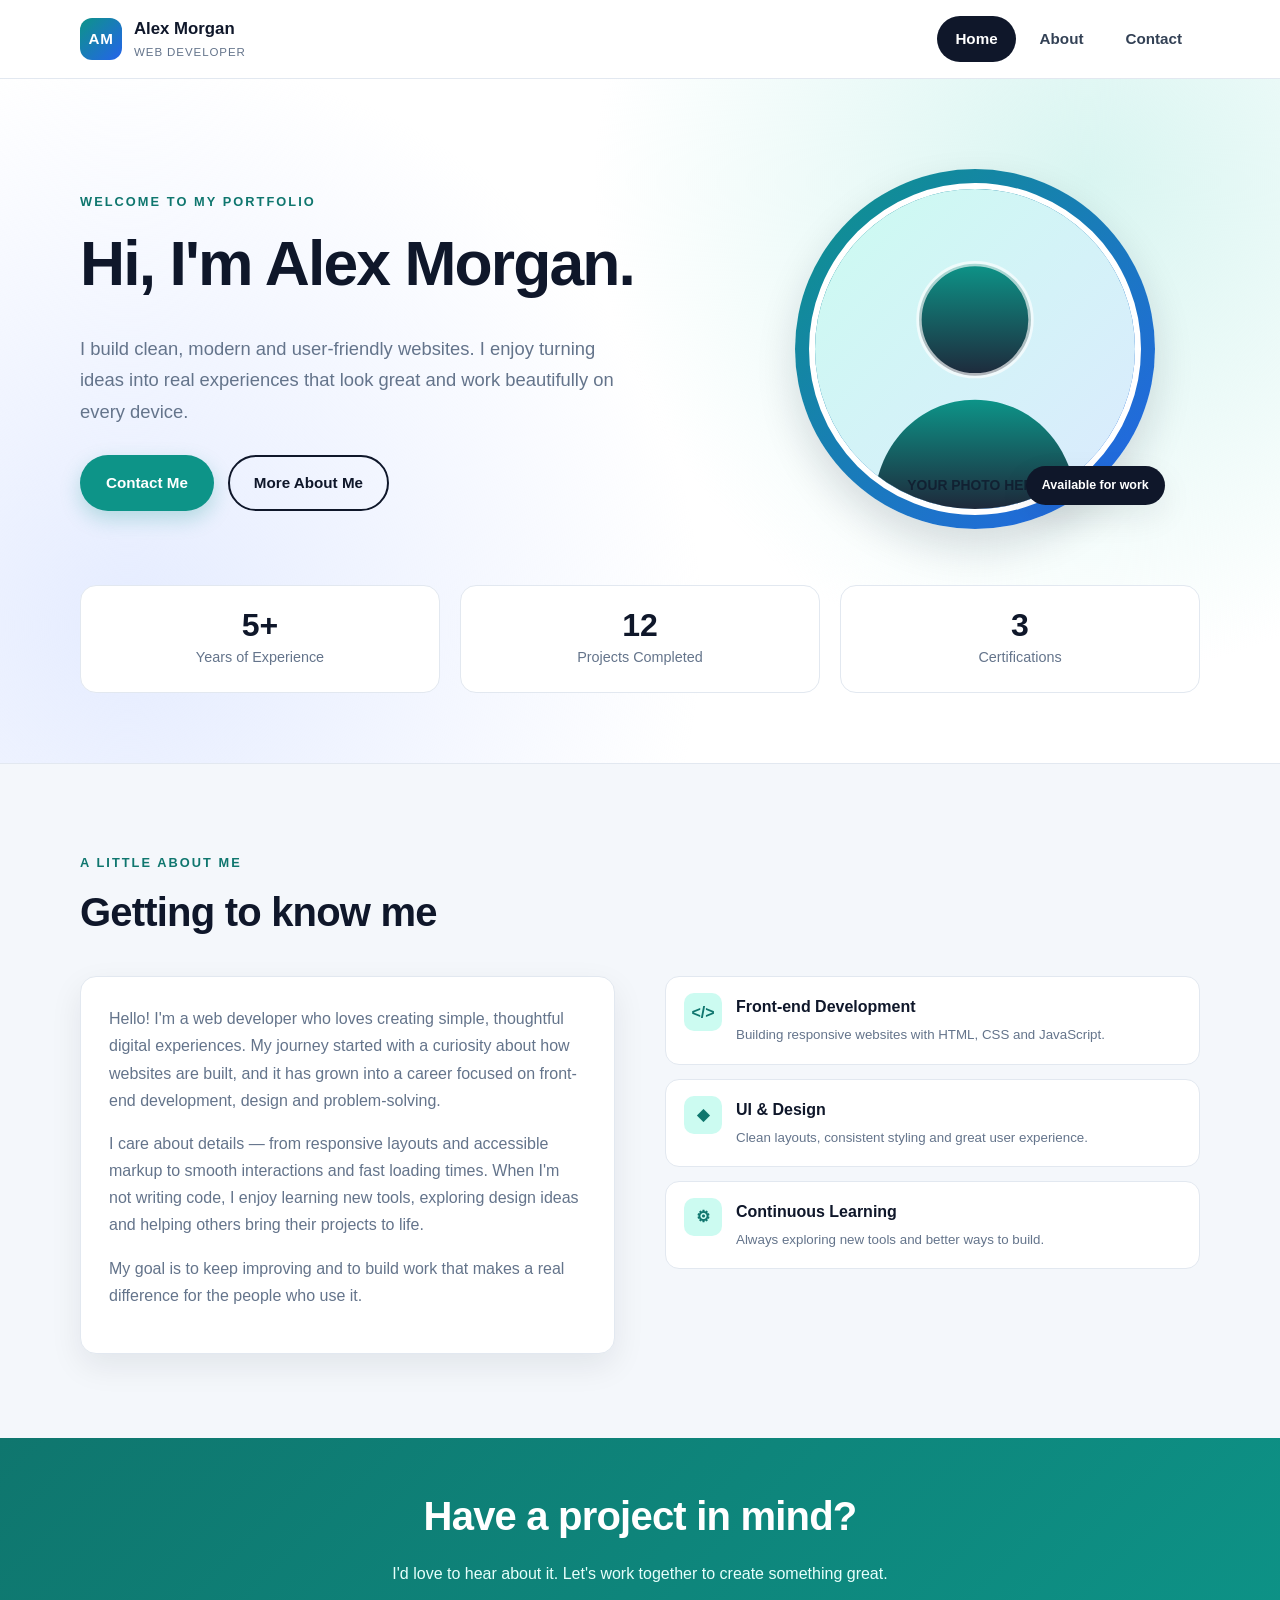
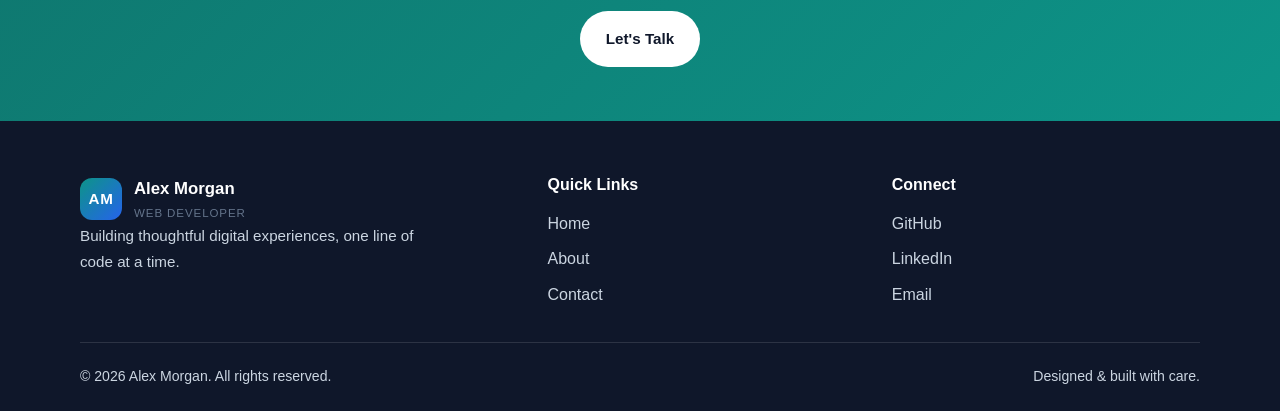
<file: My Profile/index.html>
<!DOCTYPE html>
<html lang="en">
<head>
  <meta charset="UTF-8">
  <meta name="viewport" content="width=device-width, initial-scale=1.0">
  <meta name="description" content="Personal profile website of Alex Morgan — web developer, designer and lifelong learner.">
  <title>Alex Morgan | Home</title>
  <link rel="stylesheet" href="css/style.css">
</head>
<body>

  <!-- ===== Header ===== -->
  <header class="site-header">
    <div class="container header-inner">
      <!-- TODO: Replace the name and initials with your own -->
      <a class="brand" href="index.html">
        <span class="brand-mark">AM</span>
        <span>Alex Morgan<small>Web Developer</small></span>
      </a>

      <input class="nav-toggle" type="checkbox" id="nav-toggle" aria-label="Toggle navigation">
      <label class="nav-button" for="nav-toggle" aria-hidden="true">
        <span></span><span></span><span></span>
      </label>

      <nav class="site-nav" aria-label="Main navigation">
        <a href="index.html" class="active" aria-current="page">Home</a>
        <a href="about.html">About</a>
        <a href="contact.html">Contact</a>
      </nav>
    </div>
  </header>

  <main>
    <!-- ===== Hero ===== -->
    <section class="hero">
      <div class="container hero-grid">
        <div>
          <span class="eyebrow">Welcome to my portfolio</span>
          <!-- TODO: Replace the name and tagline below -->
          <h1>Hi, I'm Alex Morgan.</h1>
          <p class="lead">I build clean, modern and user-friendly websites. I enjoy turning ideas into real experiences that look great and work beautifully on every device.</p>
          <div class="hero-actions">
            <a class="btn btn-primary" href="contact.html">Contact Me</a>
            <a class="btn btn-outline" href="about.html">More About Me</a>
          </div>
        </div>
        <div class="hero-photo">
          <!-- TODO: Replace images/profile.svg with your own photo in the images folder -->
          <img src="images/profile.svg" alt="Portrait of Alex Morgan">
        </div>
      </div>

      <div class="container">
        <div class="stats">
          <!-- TODO: Update these numbers -->
          <div class="stat"><strong>5+</strong><span>Years of Experience</span></div>
          <div class="stat"><strong>12</strong><span>Projects Completed</span></div>
          <div class="stat"><strong>3</strong><span>Certifications</span></div>
        </div>
      </div>
    </section>

    <!-- ===== Bio ===== -->
    <section id="bio">
      <div class="container">
        <div class="section-intro">
          <span class="eyebrow">A little about me</span>
          <h2>Getting to know me</h2>
        </div>

        <div class="bio-grid">
          <div class="card">
            <!-- TODO: Replace this bio with your own story -->
            <p>Hello! I'm a web developer who loves creating simple, thoughtful digital experiences. My journey started with a curiosity about how websites are built, and it has grown into a career focused on front-end development, design and problem-solving.</p>
            <p>I care about details — from responsive layouts and accessible markup to smooth interactions and fast loading times. When I'm not writing code, I enjoy learning new tools, exploring design ideas and helping others bring their projects to life.</p>
            <p>My goal is to keep improving and to build work that makes a real difference for the people who use it.</p>
          </div>

          <ul class="bio-list">
            <li>
              <span class="icon">&lt;/&gt;</span>
              <div><strong>Front-end Development</strong><small>Building responsive websites with HTML, CSS and JavaScript.</small></div>
            </li>
            <li>
              <span class="icon">&#9670;</span>
              <div><strong>UI &amp; Design</strong><small>Clean layouts, consistent styling and great user experience.</small></div>
            </li>
            <li>
              <span class="icon">&#9881;</span>
              <div><strong>Continuous Learning</strong><small>Always exploring new tools and better ways to build.</small></div>
            </li>
          </ul>
        </div>
      </div>
    </section>

    <!-- ===== CTA ===== -->
    <section class="cta-band">
      <div class="container">
        <h2>Have a project in mind?</h2>
        <p>I'd love to hear about it. Let's work together to create something great.</p>
        <a class="btn btn-light" href="contact.html">Let's Talk</a>
      </div>
    </section>
  </main>

  <!-- ===== Footer ===== -->
  <footer class="site-footer">
    <div class="container">
      <div class="footer-grid">
        <div>
          <a class="brand" href="index.html">
            <span class="brand-mark">AM</span>
            <span>Alex Morgan<small>Web Developer</small></span>
          </a>
          <p>Building thoughtful digital experiences, one line of code at a time.</p>
        </div>
        <div>
          <h3>Quick Links</h3>
          <div class="footer-links">
            <a href="index.html">Home</a>
            <a href="about.html">About</a>
            <a href="contact.html">Contact</a>
          </div>
        </div>
        <div>
          <h3>Connect</h3>
          <div class="footer-links">
            <!-- TODO: Replace with your real profile links -->
            <a href="https://github.com/" target="_blank" rel="noopener noreferrer">GitHub</a>
            <a href="https://www.linkedin.com/" target="_blank" rel="noopener noreferrer">LinkedIn</a>
            <a href="mailto:alex.morgan@example.com">Email</a>
          </div>
        </div>
      </div>
      <div class="footer-bottom">
        <span>&copy; 2026 Alex Morgan. All rights reserved.</span>
        <span>Designed &amp; built with care.</span>
      </div>
    </div>
  </footer>

</body>
</html>
</file>
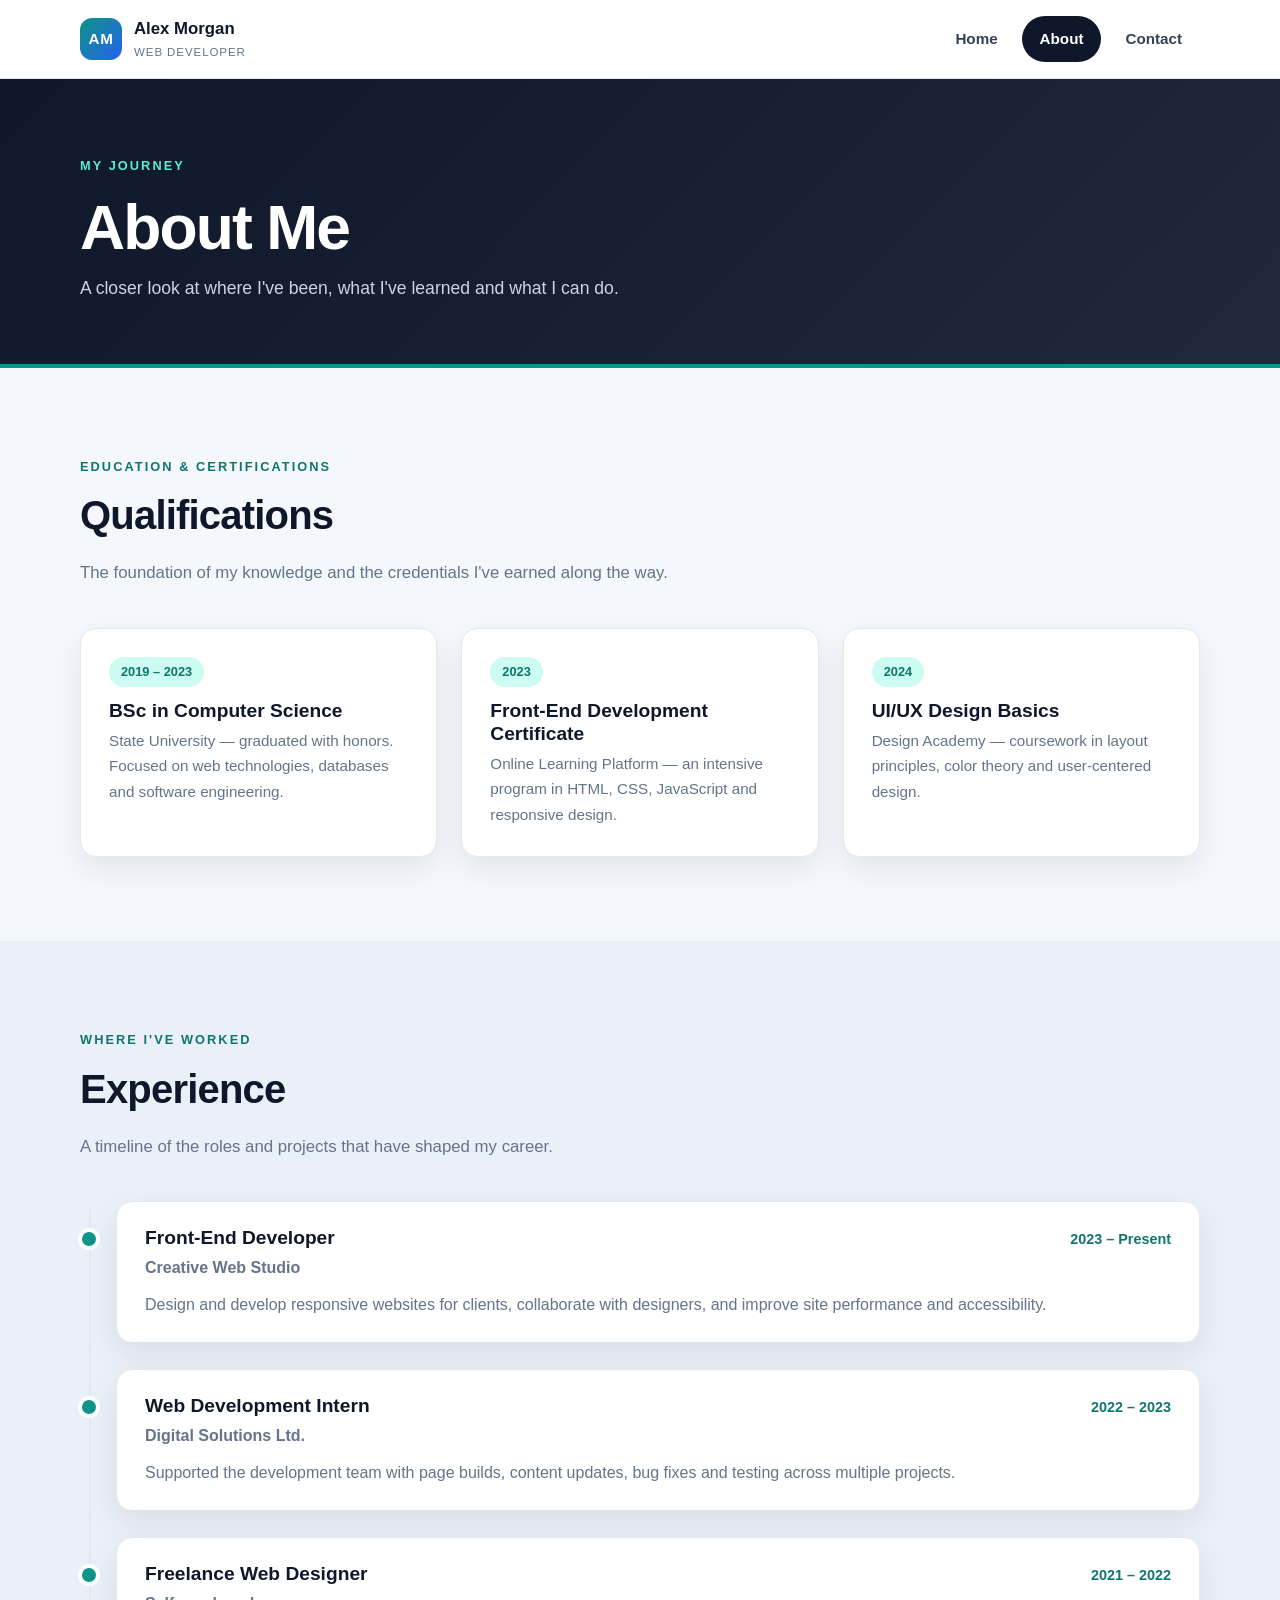
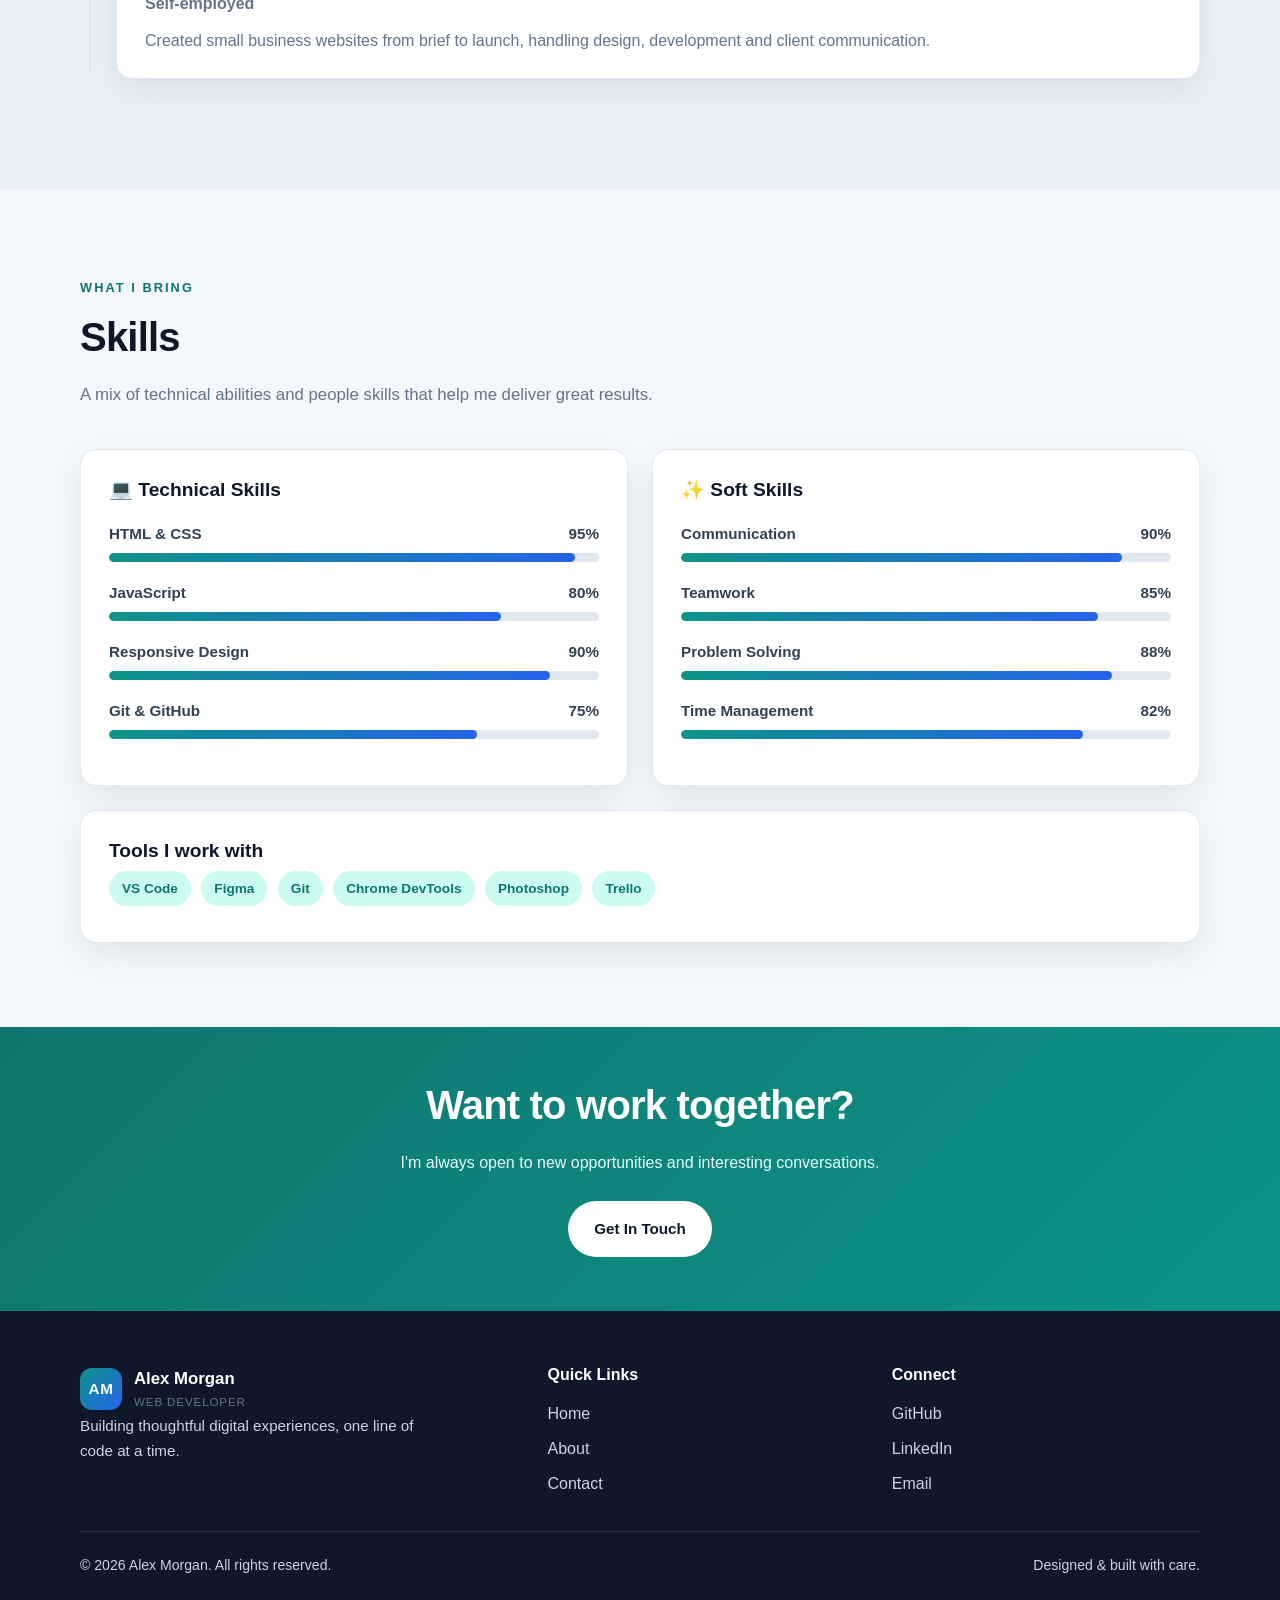
<file: My Profile/about.html>
<!DOCTYPE html>
<html lang="en">
<head>
  <meta charset="UTF-8">
  <meta name="viewport" content="width=device-width, initial-scale=1.0">
  <meta name="description" content="Qualifications, experience and skills of Alex Morgan.">
  <title>Alex Morgan | About</title>
  <link rel="stylesheet" href="css/style.css">
</head>
<body>

  <!-- ===== Header ===== -->
  <header class="site-header">
    <div class="container header-inner">
      <a class="brand" href="index.html">
        <span class="brand-mark">AM</span>
        <span>Alex Morgan<small>Web Developer</small></span>
      </a>

      <input class="nav-toggle" type="checkbox" id="nav-toggle" aria-label="Toggle navigation">
      <label class="nav-button" for="nav-toggle" aria-hidden="true">
        <span></span><span></span><span></span>
      </label>

      <nav class="site-nav" aria-label="Main navigation">
        <a href="index.html">Home</a>
        <a href="about.html" class="active" aria-current="page">About</a>
        <a href="contact.html">Contact</a>
      </nav>
    </div>
  </header>

  <main>
    <!-- ===== Page banner ===== -->
    <section class="page-banner">
      <div class="container">
        <span class="eyebrow" style="color:#5eead4;">My journey</span>
        <h1>About Me</h1>
        <p>A closer look at where I've been, what I've learned and what I can do.</p>
      </div>
    </section>

    <!-- ===== Qualifications ===== -->
    <section id="qualifications">
      <div class="container">
        <div class="section-intro">
          <span class="eyebrow">Education &amp; certifications</span>
          <h2>Qualifications</h2>
          <p>The foundation of my knowledge and the credentials I've earned along the way.</p>
        </div>

        <div class="grid-3">
          <!-- TODO: Replace all qualification entries with your own -->
          <article class="card qualification">
            <span class="year">2019 &ndash; 2023</span>
            <h3>BSc in Computer Science</h3>
            <p>State University — graduated with honors. Focused on web technologies, databases and software engineering.</p>
          </article>
          <article class="card qualification">
            <span class="year">2023</span>
            <h3>Front-End Development Certificate</h3>
            <p>Online Learning Platform — an intensive program in HTML, CSS, JavaScript and responsive design.</p>
          </article>
          <article class="card qualification">
            <span class="year">2024</span>
            <h3>UI/UX Design Basics</h3>
            <p>Design Academy — coursework in layout principles, color theory and user-centered design.</p>
          </article>
        </div>
      </div>
    </section>

    <!-- ===== Experience ===== -->
    <section id="experience" style="background:#eaf0f7;">
      <div class="container">
        <div class="section-intro">
          <span class="eyebrow">Where I've worked</span>
          <h2>Experience</h2>
          <p>A timeline of the roles and projects that have shaped my career.</p>
        </div>

        <ol class="timeline">
          <!-- TODO: Replace all experience entries with your own -->
          <li>
            <div class="role">
              <h3>Front-End Developer</h3>
              <span class="dates">2023 &ndash; Present</span>
            </div>
            <p class="company">Creative Web Studio</p>
            <p>Design and develop responsive websites for clients, collaborate with designers, and improve site performance and accessibility.</p>
          </li>
          <li>
            <div class="role">
              <h3>Web Development Intern</h3>
              <span class="dates">2022 &ndash; 2023</span>
            </div>
            <p class="company">Digital Solutions Ltd.</p>
            <p>Supported the development team with page builds, content updates, bug fixes and testing across multiple projects.</p>
          </li>
          <li>
            <div class="role">
              <h3>Freelance Web Designer</h3>
              <span class="dates">2021 &ndash; 2022</span>
            </div>
            <p class="company">Self-employed</p>
            <p>Created small business websites from brief to launch, handling design, development and client communication.</p>
          </li>
        </ol>
      </div>
    </section>

    <!-- ===== Skills ===== -->
    <section id="skills">
      <div class="container">
        <div class="section-intro">
          <span class="eyebrow">What I bring</span>
          <h2>Skills</h2>
          <p>A mix of technical abilities and people skills that help me deliver great results.</p>
        </div>

        <div class="skills-grid">
          <div class="card">
            <h3>&#128187; Technical Skills</h3>
            <!-- TODO: Adjust skill names and percentages -->
            <div class="skill">
              <div class="skill-label"><span>HTML &amp; CSS</span><span>95%</span></div>
              <div class="skill-bar"><span style="width:95%;"></span></div>
            </div>
            <div class="skill">
              <div class="skill-label"><span>JavaScript</span><span>80%</span></div>
              <div class="skill-bar"><span style="width:80%;"></span></div>
            </div>
            <div class="skill">
              <div class="skill-label"><span>Responsive Design</span><span>90%</span></div>
              <div class="skill-bar"><span style="width:90%;"></span></div>
            </div>
            <div class="skill">
              <div class="skill-label"><span>Git &amp; GitHub</span><span>75%</span></div>
              <div class="skill-bar"><span style="width:75%;"></span></div>
            </div>
          </div>

          <div class="card">
            <h3>&#10024; Soft Skills</h3>
            <div class="skill">
              <div class="skill-label"><span>Communication</span><span>90%</span></div>
              <div class="skill-bar"><span style="width:90%;"></span></div>
            </div>
            <div class="skill">
              <div class="skill-label"><span>Teamwork</span><span>85%</span></div>
              <div class="skill-bar"><span style="width:85%;"></span></div>
            </div>
            <div class="skill">
              <div class="skill-label"><span>Problem Solving</span><span>88%</span></div>
              <div class="skill-bar"><span style="width:88%;"></span></div>
            </div>
            <div class="skill">
              <div class="skill-label"><span>Time Management</span><span>82%</span></div>
              <div class="skill-bar"><span style="width:82%;"></span></div>
            </div>
          </div>
        </div>

        <div class="card" style="margin-top:24px;">
          <h3>Tools I work with</h3>
          <!-- TODO: Replace with your own tools -->
          <span class="tag">VS Code</span>
          <span class="tag">Figma</span>
          <span class="tag">Git</span>
          <span class="tag">Chrome DevTools</span>
          <span class="tag">Photoshop</span>
          <span class="tag">Trello</span>
        </div>
      </div>
    </section>

    <section class="cta-band">
      <div class="container">
        <h2>Want to work together?</h2>
        <p>I'm always open to new opportunities and interesting conversations.</p>
        <a class="btn btn-light" href="contact.html">Get In Touch</a>
      </div>
    </section>
  </main>

  <!-- ===== Footer ===== -->
  <footer class="site-footer">
    <div class="container">
      <div class="footer-grid">
        <div>
          <a class="brand" href="index.html">
            <span class="brand-mark">AM</span>
            <span>Alex Morgan<small>Web Developer</small></span>
          </a>
          <p>Building thoughtful digital experiences, one line of code at a time.</p>
        </div>
        <div>
          <h3>Quick Links</h3>
          <div class="footer-links">
            <a href="index.html">Home</a>
            <a href="about.html">About</a>
            <a href="contact.html">Contact</a>
          </div>
        </div>
        <div>
          <h3>Connect</h3>
          <div class="footer-links">
            <a href="https://github.com/" target="_blank" rel="noopener noreferrer">GitHub</a>
            <a href="https://www.linkedin.com/" target="_blank" rel="noopener noreferrer">LinkedIn</a>
            <a href="mailto:alex.morgan@example.com">Email</a>
          </div>
        </div>
      </div>
      <div class="footer-bottom">
        <span>&copy; 2026 Alex Morgan. All rights reserved.</span>
        <span>Designed &amp; built with care.</span>
      </div>
    </div>
  </footer>

</body>
</html>
</file>
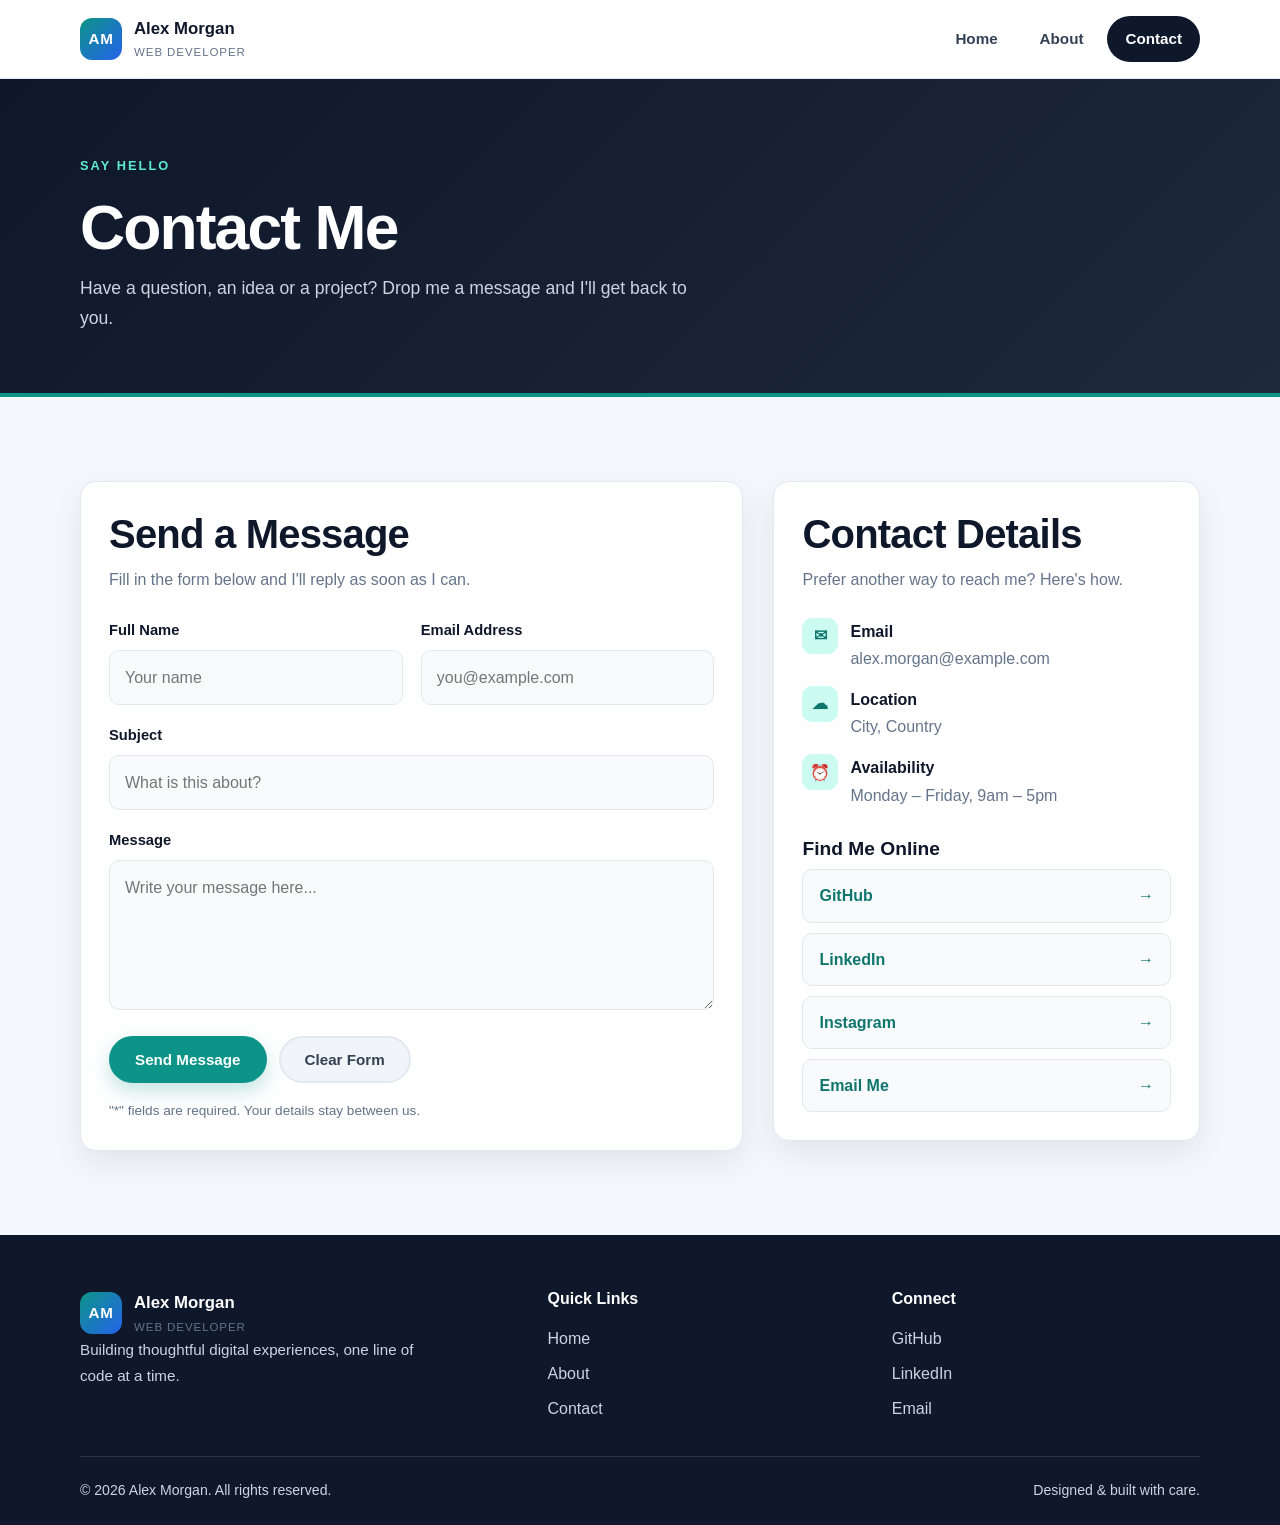
<file: My Profile/contact.html>
<!DOCTYPE html>
<html lang="en">
<head>
  <meta charset="UTF-8">
  <meta name="viewport" content="width=device-width, initial-scale=1.0">
  <meta name="description" content="Contact Alex Morgan — send a message or connect on social media.">
  <title>Alex Morgan | Contact</title>
  <link rel="stylesheet" href="css/style.css">
</head>
<body>

  <!-- ===== Header ===== -->
  <header class="site-header">
    <div class="container header-inner">
      <a class="brand" href="index.html">
        <span class="brand-mark">AM</span>
        <span>Alex Morgan<small>Web Developer</small></span>
      </a>

      <input class="nav-toggle" type="checkbox" id="nav-toggle" aria-label="Toggle navigation">
      <label class="nav-button" for="nav-toggle" aria-hidden="true">
        <span></span><span></span><span></span>
      </label>

      <nav class="site-nav" aria-label="Main navigation">
        <a href="index.html">Home</a>
        <a href="about.html">About</a>
        <a href="contact.html" class="active" aria-current="page">Contact</a>
      </nav>
    </div>
  </header>

  <main>
    <!-- ===== Page banner ===== -->
    <section class="page-banner">
      <div class="container">
        <span class="eyebrow" style="color:#5eead4;">Say hello</span>
        <h1>Contact Me</h1>
        <p>Have a question, an idea or a project? Drop me a message and I'll get back to you.</p>
      </div>
    </section>

    <!-- ===== Form + details ===== -->
    <section id="contact-form">
      <div class="container contact-grid">

        <div class="card form-card">
          <h2>Send a Message</h2>
          <p class="form-hint">Fill in the form below and I'll reply as soon as I can.</p>

          <!-- TODO: This form is front-end only. To receive real messages, connect it
               to a backend or a service such as Formspree, then update the action. -->
          <form action="#" method="post">
            <div class="form-row">
              <div class="field">
                <label for="name">Full Name</label>
                <input type="text" id="name" name="name" placeholder="Your name" required>
              </div>
              <div class="field">
                <label for="email">Email Address</label>
                <input type="email" id="email" name="email" placeholder="you@example.com" required>
              </div>
            </div>

            <div class="field">
              <label for="subject">Subject</label>
              <input type="text" id="subject" name="subject" placeholder="What is this about?" required>
            </div>

            <div class="field">
              <label for="message">Message</label>
              <textarea id="message" name="message" placeholder="Write your message here..." required></textarea>
            </div>

            <div class="form-actions">
              <button class="btn btn-primary" type="submit">Send Message</button>
              <button class="btn btn-reset" type="reset">Clear Form</button>
            </div>
            <p class="form-note">"*" fields are required. Your details stay between us.</p>
          </form>
        </div>

        <aside class="card contact-aside">
          <h2>Contact Details</h2>
          <p class="form-hint">Prefer another way to reach me? Here's how.</p>

          <!-- TODO: Replace with your real details -->
          <ul class="contact-details">
            <li>
              <span class="icon">&#9993;</span>
              <div><strong>Email</strong>alex.morgan@example.com</div>
            </li>
            <li>
              <span class="icon">&#9729;</span>
              <div><strong>Location</strong>City, Country</div>
            </li>
            <li>
              <span class="icon">&#9200;</span>
              <div><strong>Availability</strong>Monday &ndash; Friday, 9am &ndash; 5pm</div>
            </li>
          </ul>

          <h3>Find Me Online</h3>
          <!-- TODO: Replace with your real profile URLs -->
          <ul class="link-list">
            <li><a href="https://github.com/" target="_blank" rel="noopener noreferrer">GitHub <span>&rarr;</span></a></li>
            <li><a href="https://www.linkedin.com/" target="_blank" rel="noopener noreferrer">LinkedIn <span>&rarr;</span></a></li>
            <li><a href="https://www.instagram.com/" target="_blank" rel="noopener noreferrer">Instagram <span>&rarr;</span></a></li>
            <li><a href="mailto:alex.morgan@example.com">Email Me <span>&rarr;</span></a></li>
          </ul>
        </aside>

      </div>
    </section>
  </main>

  <!-- ===== Footer ===== -->
  <footer class="site-footer">
    <div class="container">
      <div class="footer-grid">
        <div>
          <a class="brand" href="index.html">
            <span class="brand-mark">AM</span>
            <span>Alex Morgan<small>Web Developer</small></span>
          </a>
          <p>Building thoughtful digital experiences, one line of code at a time.</p>
        </div>
        <div>
          <h3>Quick Links</h3>
          <div class="footer-links">
            <a href="index.html">Home</a>
            <a href="about.html">About</a>
            <a href="contact.html">Contact</a>
          </div>
        </div>
        <div>
          <h3>Connect</h3>
          <div class="footer-links">
            <a href="https://github.com/" target="_blank" rel="noopener noreferrer">GitHub</a>
            <a href="https://www.linkedin.com/" target="_blank" rel="noopener noreferrer">LinkedIn</a>
            <a href="mailto:alex.morgan@example.com">Email</a>
          </div>
        </div>
      </div>
      <div class="footer-bottom">
        <span>&copy; 2026 Alex Morgan. All rights reserved.</span>
        <span>Designed &amp; built with care.</span>
      </div>
    </div>
  </footer>

</body>
</html>
</file>
<file: My Profile/css/style.css>
/* ============================================================
   Profile Website — Shared Stylesheet
   TODO: Replace the placeholder name, colors and text as needed.
   ============================================================ */

:root {
  --navy: #0f172a;
  --navy-soft: #1e293b;
  --teal: #0d9488;
  --teal-dark: #0f766e;
  --teal-light: #ccfbf1;
  --blue: #2563eb;
  --ink: #334155;
  --muted: #64748b;
  --line: #e2e8f0;
  --surface: #ffffff;
  --background: #f4f7fb;
  --radius: 16px;
  --shadow: 0 12px 32px rgba(15, 23, 42, 0.08);
  --shadow-hover: 0 18px 40px rgba(15, 23, 42, 0.14);
}

*,
*::before,
*::after {
  box-sizing: border-box;
}

html {
  scroll-behavior: smooth;
}

body {
  margin: 0;
  font-family: "Segoe UI", Roboto, "Helvetica Neue", Arial, sans-serif;
  font-size: 16px;
  line-height: 1.7;
  color: var(--ink);
  background: var(--background);
  -webkit-font-smoothing: antialiased;
}

img {
  max-width: 100%;
  display: block;
}

a {
  color: var(--teal-dark);
  text-decoration: none;
  transition: color 0.2s ease;
}

a:hover {
  color: var(--blue);
}

h1,
h2,
h3,
h4 {
  color: var(--navy);
  line-height: 1.2;
  margin: 0 0 0.5em;
}

h1 {
  font-size: clamp(2.3rem, 5vw, 3.9rem);
  letter-spacing: -0.03em;
}

h2 {
  font-size: clamp(1.8rem, 3.5vw, 2.5rem);
  letter-spacing: -0.02em;
}

h3 {
  font-size: 1.2rem;
}

p {
  margin: 0 0 1rem;
}

.container {
  width: min(1120px, 100% - 40px);
  margin-inline: auto;
}

/* ---------- Header / Navigation ---------- */

.site-header {
  position: sticky;
  top: 0;
  z-index: 100;
  background: rgba(255, 255, 255, 0.94);
  backdrop-filter: blur(10px);
  border-bottom: 1px solid var(--line);
}

.header-inner {
  display: flex;
  align-items: center;
  justify-content: space-between;
  gap: 24px;
  min-height: 78px;
}

.brand {
  display: inline-flex;
  align-items: center;
  gap: 12px;
  font-weight: 700;
  font-size: 1.05rem;
  color: var(--navy);
  white-space: nowrap;
}

.brand:hover {
  color: var(--navy);
}

.brand-mark {
  display: grid;
  place-items: center;
  width: 42px;
  height: 42px;
  border-radius: 12px;
  background: linear-gradient(135deg, var(--teal), var(--blue));
  color: #fff;
  font-size: 0.95rem;
  letter-spacing: 0.04em;
}

.brand small {
  display: block;
  font-size: 0.72rem;
  font-weight: 500;
  color: var(--muted);
  letter-spacing: 0.08em;
  text-transform: uppercase;
}

.nav-toggle,
.nav-button {
  display: none;
}

.site-nav {
  display: flex;
  align-items: center;
  gap: 6px;
}

.site-nav a {
  padding: 10px 18px;
  border-radius: 999px;
  color: var(--ink);
  font-weight: 600;
  font-size: 0.95rem;
}

.site-nav a:hover {
  background: var(--teal-light);
  color: var(--teal-dark);
}

.site-nav a.active {
  background: var(--navy);
  color: #fff;
}

.site-nav a.active:hover {
  color: #fff;
}

/* ---------- Buttons ---------- */

.btn {
  display: inline-flex;
  align-items: center;
  justify-content: center;
  gap: 8px;
  padding: 13px 24px;
  border: 2px solid transparent;
  border-radius: 999px;
  font-weight: 700;
  font-size: 0.95rem;
  cursor: pointer;
  transition: transform 0.2s ease, background 0.2s ease, box-shadow 0.2s ease;
}

.btn:hover {
  transform: translateY(-2px);
}

.btn-primary {
  background: var(--teal);
  color: #fff;
  box-shadow: 0 8px 20px rgba(13, 148, 136, 0.25);
}

.btn-primary:hover {
  background: var(--teal-dark);
  color: #fff;
}

.btn-outline {
  background: transparent;
  border-color: var(--navy);
  color: var(--navy);
}

.btn-outline:hover {
  background: var(--navy);
  color: #fff;
}

.btn-light {
  background: #fff;
  color: var(--navy);
}

.btn-light:hover {
  color: var(--teal-dark);
}

/* ---------- Shared section helpers ---------- */

main {
  min-height: 60vh;
}

section {
  padding: 84px 0;
}

.eyebrow {
  display: inline-block;
  margin-bottom: 14px;
  color: var(--teal-dark);
  font-size: 0.8rem;
  font-weight: 800;
  letter-spacing: 0.16em;
  text-transform: uppercase;
}

.section-intro {
  max-width: 640px;
  margin-bottom: 40px;
}

.section-intro p {
  color: var(--muted);
  font-size: 1.05rem;
}

.card {
  background: var(--surface);
  border: 1px solid var(--line);
  border-radius: var(--radius);
  padding: 28px;
  box-shadow: var(--shadow);
}

.tag {
  display: inline-block;
  margin: 0 6px 8px 0;
  padding: 6px 13px;
  border-radius: 999px;
  background: var(--teal-light);
  color: var(--teal-dark);
  font-size: 0.85rem;
  font-weight: 600;
}

/* ---------- Home: hero ---------- */

.hero {
  padding: 90px 0 70px;
  background: radial-gradient(circle at 85% 15%, #d9f5f1 0, transparent 40%),
    radial-gradient(circle at 10% 80%, #e5ecff 0, transparent 45%), var(--surface);
  border-bottom: 1px solid var(--line);
}

.hero-grid {
  display: grid;
  grid-template-columns: 1.15fr 0.85fr;
  align-items: center;
  gap: 60px;
}

.hero p.lead {
  max-width: 560px;
  font-size: 1.15rem;
  color: var(--muted);
}

.hero-actions {
  display: flex;
  flex-wrap: wrap;
  gap: 14px;
  margin-top: 28px;
}

.hero-photo {
  position: relative;
  justify-self: center;
  width: min(360px, 100%);
  padding: 14px;
  border-radius: 50%;
  background: linear-gradient(135deg, var(--teal), var(--blue));
  box-shadow: var(--shadow-hover);
}

.hero-photo img {
  width: 100%;
  aspect-ratio: 1;
  object-fit: cover;
  border: 6px solid #fff;
  border-radius: 50%;
}

.hero-photo::after {
  content: "Available for work";
  position: absolute;
  right: -10px;
  bottom: 24px;
  padding: 9px 16px;
  border-radius: 999px;
  background: var(--navy);
  color: #fff;
  font-size: 0.78rem;
  font-weight: 700;
  box-shadow: var(--shadow);
}

.stats {
  display: grid;
  grid-template-columns: repeat(3, 1fr);
  gap: 20px;
  margin-top: 56px;
}

.stat {
  padding: 22px 24px;
  background: var(--surface);
  border: 1px solid var(--line);
  border-radius: var(--radius);
  text-align: center;
}

.stat strong {
  display: block;
  color: var(--navy);
  font-size: 2rem;
  line-height: 1.1;
}

.stat span {
  color: var(--muted);
  font-size: 0.9rem;
}

/* ---------- Home: bio ---------- */

.bio-grid {
  display: grid;
  grid-template-columns: 1fr 1fr;
  gap: 50px;
  align-items: start;
}

.bio-grid p {
  color: var(--muted);
}

.bio-list {
  list-style: none;
  padding: 0;
  margin: 0;
  display: grid;
  gap: 14px;
}

.bio-list li {
  display: flex;
  gap: 14px;
  align-items: flex-start;
  padding: 16px 18px;
  background: var(--surface);
  border: 1px solid var(--line);
  border-radius: 14px;
}

.bio-list .icon {
  flex: 0 0 38px;
  height: 38px;
  display: grid;
  place-items: center;
  border-radius: 10px;
  background: var(--teal-light);
  color: var(--teal-dark);
  font-weight: 800;
}

.bio-list strong {
  display: block;
  color: var(--navy);
}

.bio-list small {
  color: var(--muted);
}

/* ---------- Page banner (About / Contact) ---------- */

.page-banner {
  padding: 72px 0 60px;
  background: linear-gradient(135deg, var(--navy), var(--navy-soft));
  color: #fff;
  border-bottom: 4px solid var(--teal);
}

.page-banner h1 {
  color: #fff;
  margin-bottom: 8px;
}

.page-banner p {
  max-width: 620px;
  color: #cbd5e1;
  font-size: 1.1rem;
  margin: 0;
}

/* ---------- About: qualifications ---------- */

.grid-3 {
  display: grid;
  grid-template-columns: repeat(3, 1fr);
  gap: 24px;
}

.qualification .year {
  display: inline-block;
  margin-bottom: 12px;
  padding: 4px 12px;
  border-radius: 999px;
  background: var(--teal-light);
  color: var(--teal-dark);
  font-size: 0.8rem;
  font-weight: 700;
}

.qualification h3 {
  margin-bottom: 6px;
}

.qualification p {
  margin: 0;
  color: var(--muted);
  font-size: 0.95rem;
}

/* ---------- About: experience timeline ---------- */

.timeline {
  position: relative;
  margin: 0;
  padding: 0 0 0 36px;
  list-style: none;
}

.timeline::before {
  content: "";
  position: absolute;
  left: 9px;
  top: 6px;
  bottom: 6px;
  width: 2px;
  background: var(--line);
}

.timeline li {
  position: relative;
  margin-bottom: 26px;
  padding: 24px 28px;
  background: var(--surface);
  border: 1px solid var(--line);
  border-radius: var(--radius);
  box-shadow: var(--shadow);
}

.timeline li::before {
  content: "";
  position: absolute;
  left: -35px;
  top: 30px;
  width: 14px;
  height: 14px;
  border-radius: 50%;
  background: var(--teal);
  box-shadow: 0 0 0 4px #fff;
}

.timeline .role {
  display: flex;
  flex-wrap: wrap;
  justify-content: space-between;
  gap: 8px;
  align-items: baseline;
}

.timeline h3 {
  margin: 0;
}

.timeline .dates {
  color: var(--teal-dark);
  font-size: 0.9rem;
  font-weight: 700;
}

.timeline .company {
  margin: 2px 0 10px;
  color: var(--muted);
  font-weight: 600;
}

.timeline p {
  margin: 0;
  color: var(--muted);
}

/* ---------- About: skills ---------- */

.skills-grid {
  display: grid;
  grid-template-columns: repeat(2, 1fr);
  gap: 24px;
}

.skills-grid h3 {
  display: flex;
  align-items: center;
  gap: 10px;
  margin-bottom: 20px;
}

.skill {
  margin-bottom: 18px;
}

.skill-label {
  display: flex;
  justify-content: space-between;
  margin-bottom: 6px;
  font-weight: 600;
  font-size: 0.95rem;
}

.skill-bar {
  height: 9px;
  border-radius: 999px;
  background: var(--line);
  overflow: hidden;
}

.skill-bar span {
  display: block;
  height: 100%;
  border-radius: inherit;
  background: linear-gradient(90deg, var(--teal), var(--blue));
}

/* ---------- CTA band ---------- */

.cta-band {
  padding: 54px 0;
  background: linear-gradient(135deg, var(--teal-dark), var(--teal));
  color: #fff;
  text-align: center;
}

.cta-band h2 {
  color: #fff;
}

.cta-band p {
  max-width: 580px;
  margin: 0 auto 24px;
  color: #e6fffb;
}

/* ---------- Contact ---------- */

.contact-grid {
  display: grid;
  grid-template-columns: 1.4fr 0.9fr;
  gap: 30px;
  align-items: start;
}

.form-card h2,
.contact-aside h2 {
  margin-bottom: 8px;
}

.form-hint {
  color: var(--muted);
  margin-bottom: 24px;
}

.form-row {
  display: grid;
  grid-template-columns: 1fr 1fr;
  gap: 18px;
}

.field {
  margin-bottom: 18px;
}

.field label {
  display: block;
  margin-bottom: 7px;
  color: var(--navy);
  font-weight: 600;
  font-size: 0.92rem;
}

.field input,
.field textarea {
  width: 100%;
  padding: 13px 15px;
  border: 1px solid var(--line);
  border-radius: 10px;
  background: #f8fafc;
  color: var(--navy);
  font: inherit;
  transition: border-color 0.2s ease, box-shadow 0.2s ease;
}

.field input:focus,
.field textarea:focus {
  outline: none;
  border-color: var(--teal);
  box-shadow: 0 0 0 3px rgba(13, 148, 136, 0.15);
}

.field textarea {
  min-height: 150px;
  resize: vertical;
}

.form-actions {
  display: flex;
  flex-wrap: wrap;
  gap: 12px;
}

.btn-reset {
  background: #f1f5f9;
  color: var(--ink);
  border-color: var(--line);
}

.btn-reset:hover {
  background: var(--line);
  color: var(--navy);
}

.form-note {
  margin: 16px 0 0;
  color: var(--muted);
  font-size: 0.85rem;
}

.contact-details {
  list-style: none;
  margin: 0 0 28px;
  padding: 0;
  display: grid;
  gap: 14px;
}

.contact-details li {
  display: flex;
  gap: 12px;
  align-items: flex-start;
  color: var(--muted);
}

.contact-details .icon {
  flex: 0 0 36px;
  height: 36px;
  display: grid;
  place-items: center;
  border-radius: 10px;
  background: var(--teal-light);
  color: var(--teal-dark);
  font-weight: 800;
}

.contact-details strong {
  display: block;
  color: var(--navy);
}

.link-list {
  display: grid;
  gap: 10px;
  margin: 0;
  padding: 0;
  list-style: none;
}

.link-list a {
  display: flex;
  align-items: center;
  justify-content: space-between;
  padding: 12px 16px;
  border: 1px solid var(--line);
  border-radius: 10px;
  background: #f8fafc;
  font-weight: 600;
}

.link-list a:hover {
  border-color: var(--teal);
  background: var(--teal-light);
  color: var(--teal-dark);
}

/* ---------- Footer ---------- */

.site-footer {
  padding: 54px 0 22px;
  background: var(--navy);
  color: #cbd5e1;
}

.footer-grid {
  display: grid;
  grid-template-columns: 1.4fr 1fr 1fr;
  gap: 36px;
  padding-bottom: 34px;
}

.site-footer .brand {
  color: #fff;
}

.site-footer p {
  max-width: 340px;
  font-size: 0.95rem;
}

.site-footer h3 {
  color: #fff;
  font-size: 1rem;
  margin-bottom: 16px;
}

.footer-links {
  display: grid;
  gap: 8px;
}

.footer-links a {
  color: #cbd5e1;
}

.footer-links a:hover {
  color: #5eead4;
}

.footer-bottom {
  padding-top: 22px;
  border-top: 1px solid rgba(255, 255, 255, 0.12);
  display: flex;
  flex-wrap: wrap;
  justify-content: space-between;
  gap: 10px;
  font-size: 0.88rem;
}

/* ---------- Responsive ---------- */

@media (max-width: 900px) {
  .hero-grid,
  .bio-grid,
  .contact-grid {
    grid-template-columns: 1fr;
  }

  .hero-photo {
    order: -1;
  }

  .grid-3 {
    grid-template-columns: repeat(2, 1fr);
  }

  .footer-grid {
    grid-template-columns: 1fr 1fr;
  }
}

@media (max-width: 720px) {
  .nav-button {
    display: flex;
    flex-direction: column;
    justify-content: center;
    gap: 5px;
    width: 44px;
    height: 44px;
    padding: 10px;
    border: 1px solid var(--line);
    border-radius: 10px;
    background: #fff;
    cursor: pointer;
  }

  .nav-button span {
    display: block;
    height: 2px;
    border-radius: 2px;
    background: var(--navy);
  }

  .site-nav {
    display: none;
    position: absolute;
    top: 78px;
    left: 0;
    right: 0;
    flex-direction: column;
    align-items: stretch;
    gap: 4px;
    padding: 14px 20px 20px;
    background: #fff;
    border-bottom: 1px solid var(--line);
    box-shadow: var(--shadow);
  }

  .nav-toggle:checked ~ .site-nav {
    display: flex;
  }

  .site-nav a {
    text-align: center;
  }

  section {
    padding: 64px 0;
  }

  .stats,
  .grid-3,
  .skills-grid,
  .form-row,
  .footer-grid {
    grid-template-columns: 1fr;
  }

  .hero-photo::after {
    right: 0;
  }
}
</file>
